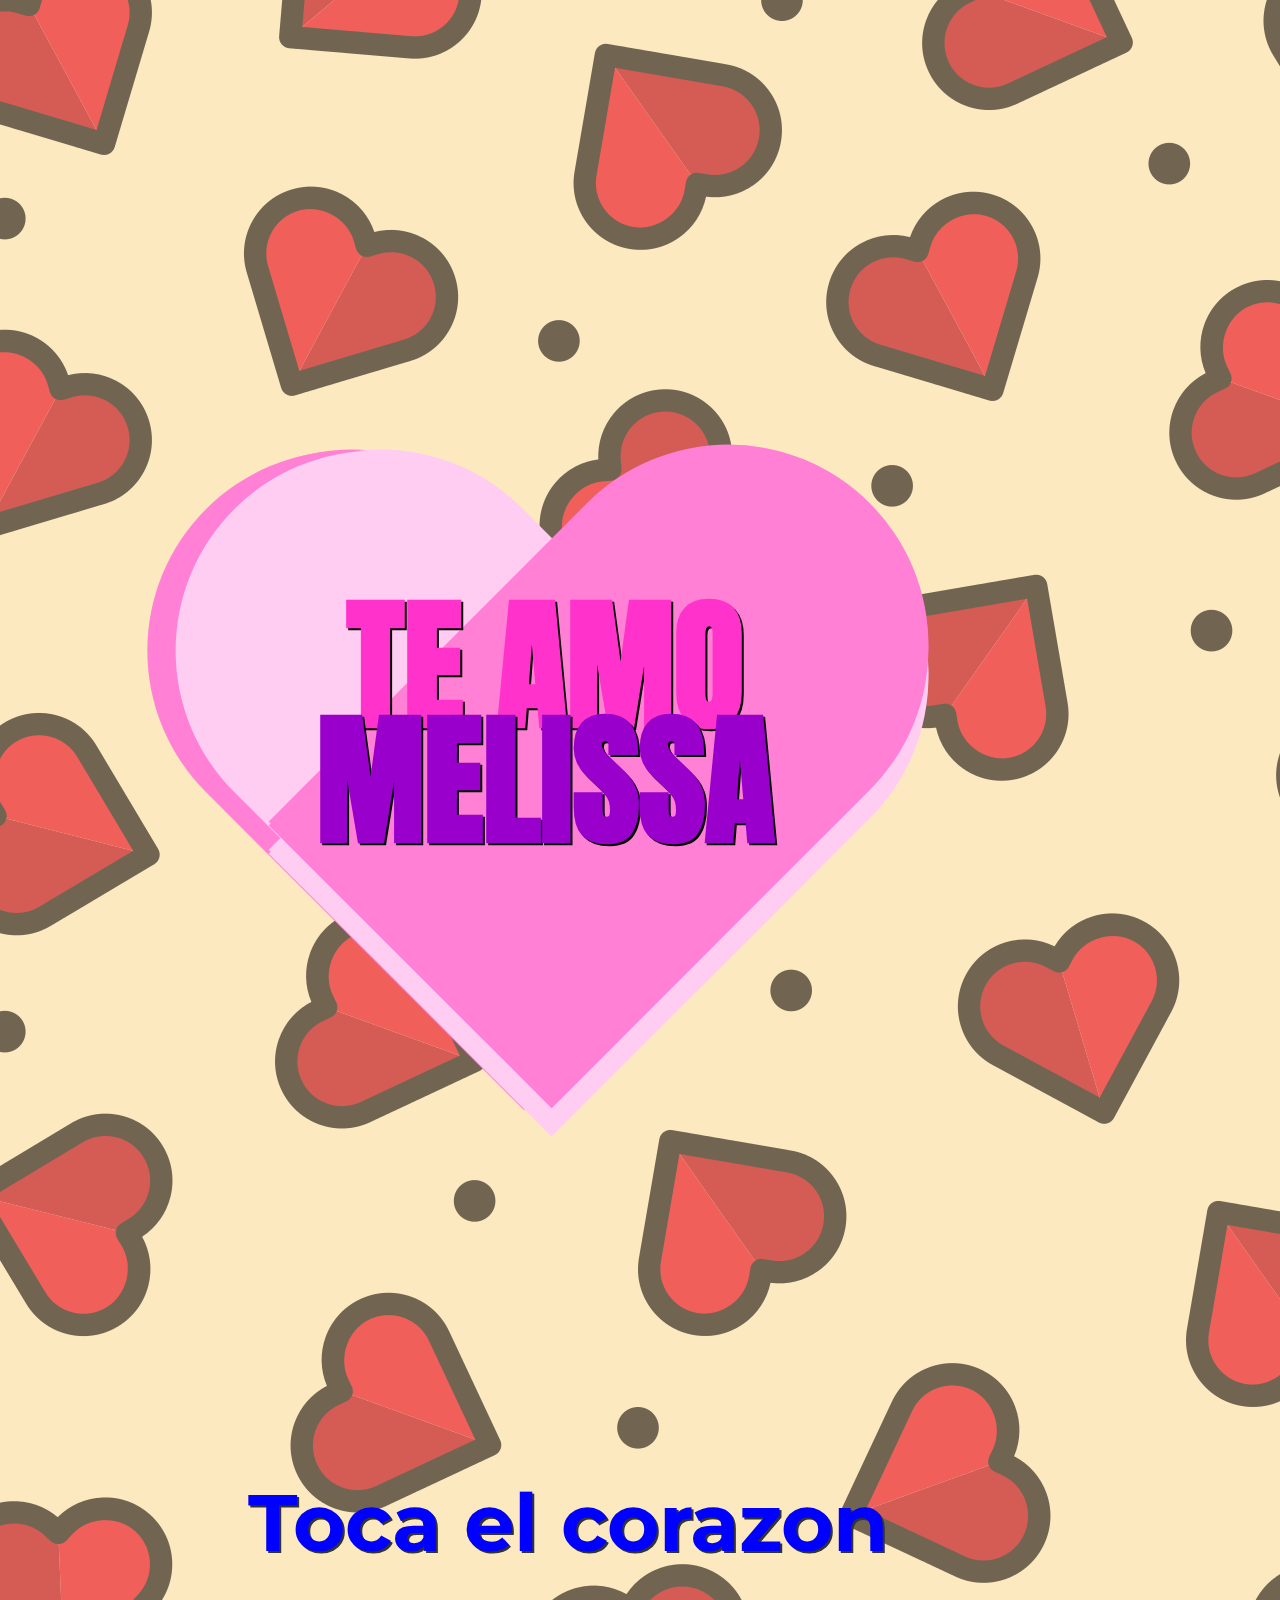
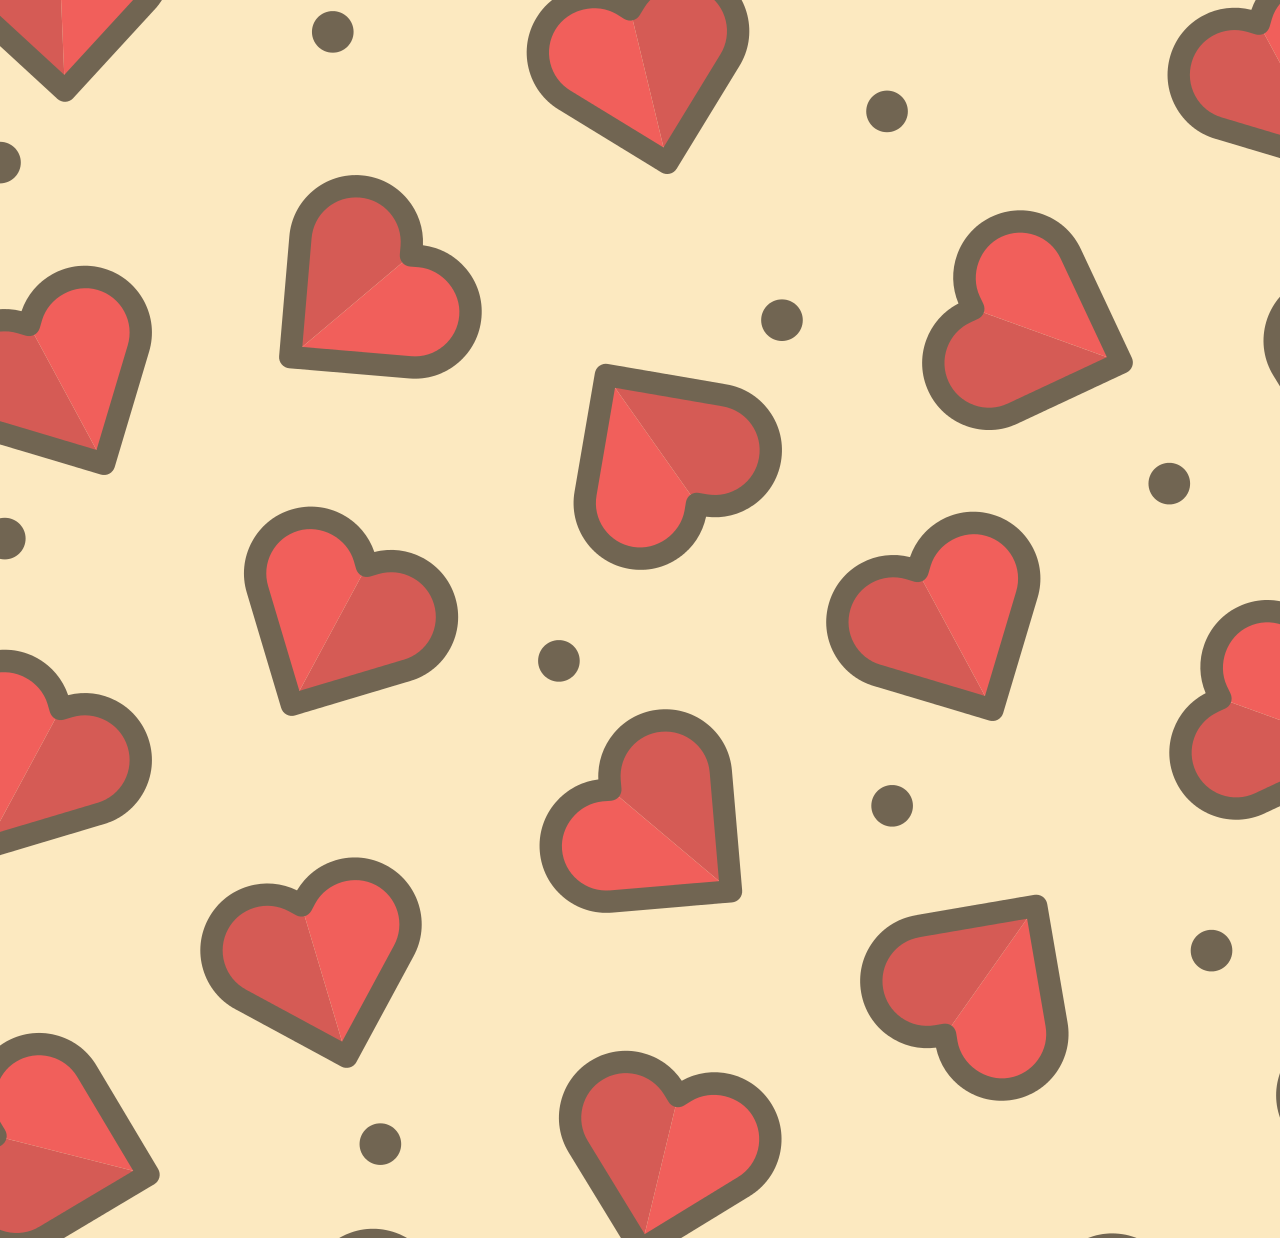
<file: index.html>
<!DOCTYPE html>
<html>
  <head>
    <title>Te Amo Melissa</title>
    <link href="https://fonts.googleapis.com/css2?family=Anton&display=swap" rel="stylesheet">
     <link href="https://fonts.googleapis.com/css2?family=Montserrat:ital,wght@1,300&display=swap" rel="stylesheet"> 
    <link rel="stylesheet" type="text/css" href="./style/style.css">
  </head>
  <body>
    <section>
      <h1 class='love'>
	<a href='./te-amo.html'>
	  TE AMO<br> <span class='Melissa'>MELISSA</span>
	  </a>
      </h1>
    </section>
    <div class="heart1"></div>
    <div class="heart2"></div>
    <div class="beat1"></div>
    <div class="beat2"></div>
    <section><h2 class='touchme'>Toca el corazon</h2></section>
  </body>
</html>
</file>
<file: style/style.css>
hhtml {
    max-width: 720px;
}

body {
    background: url('../images/love.jpg');
    background-position: 0px 0px;

    /* Animation after here */
    
    animation-name: background;
    animation-duration: 150s;
    animation-iteration-count: infinite;
    animation-timing-function: linear;
}

.heart1 {
    height: 650px;
    width: 400px;
    background-color: #ff80d5;
    border-radius: 250px 250px 0px 0px;
    transform: rotate(45deg);
    margin-left: 27em;
    margin-right: 1.5em;
    position: relative;
    top: 25em;
    z-index: -1;
    box-shadow: 20px 20px 0px #ffccf2;
    
    /* Animation after here */

    animation-name: heart1;
    animation-duration: 1s;
    animation-iteration-count: 1;
    animation-timing-function: ease-out;
    
}

.beat1 {
    height: 650px;
    width: 400px;
    background-color: #ff80d5;
    margin-right: 1.5em;
    border-radius: 250px 250px 0px 0px;
    transform: rotate(45deg);
    margin-left: 27em;
    position: relative;
    top: -56em;
    z-index: -1;
    box-shadow: 20px 20px 0px #ffccf2;

    /* Animation after here */
    
    animation-name: beat1;
    animation-duration: 1s;
    animation-iteration-count: infinite;
}


.heart2 {
    height: 650px;
    width: 400px;
    margin-right: 1.5em;
    background-color: #ffccf2;
    border-radius: 0px 0px 250px 250px;
    transform: rotate(135deg);
    margin-left: 21em;
    z-index: -2;
    top: -15.3em;
    left: -4.7em;
    position: relative;
    box-shadow: 20px 20px 0px #ff80d5;
    
    /* Animation after here */

    animation-name: heart2;
    animation-duration: 1s;
    animation-iteration-count: 1;
    animation-timing-function: ease-out;
    
}

.beat2 {
    height: 650px;
    width: 400px;
    background-color: #ffccf2;
    border-radius: 0px 0px 250px 250px;
    transform: rotate(135deg);
    margin-left: 3em;
    margin-right: 1.5em;
    z-index: -2;
    top: -96.5em;
    left: 13em;
    position: relative;
    box-shadow: 20px 20px 0px #ff80d5;

    /* Animation after here */
    
    animation-name: beat2;
    animation-duration: 1s;
    animation-iteration-count: infinite;
}



.love {
    position: absolute;
    text-align: center;
    left: 2.2em;
    top: 3.2em;
    margin-right: 1.5em;
    font-size: 9em;
    font-family: 'Anton', sans-serif;
    color: #ff33cc;
    text-shadow: 2px 2px black;

    /* Animation after here */

    animation-name: love;
    animation-duration: 3s;
    animation-iteration-count: 1;
    animation-timing-function: ease-in;
    
}

.Melissa {
    color: #9900cc;
    z-index: 2;
    position: relative;
    top: -0.7em;
}

.touchme {
    font-family: 'Montserrat', sans-serif;
    position: relative;
    left: 3em;
    top: -15em;
    margin-right: 1.5em;
    font-size: 5em;
    color: blue;
    text-shadow: 2px 2px #333333;
    max-width: 100%;
    
    /* Animation after here */

    animation-name: touch;
    animation-duration: 4s;
    animation-iteration-count: infinite;
    animation-timing-function: linear;
}

a:link {
    color: #ff33cc;
    background-color: transparent;
    text-decoration: none;
}

a:visited {
    color: #ff33cc;
    background-color: transparent;
    text-decoration: none;
}


/* KEYFRAMES AREA */

@keyframes background {
    0% {
	background-position: 0px 0px;
    }

    100% {
	background-position: 10000px 10000px;
    }
}

@keyframes heart1 {
    0% {
	opacity: 0;
	margin-left: 0em;
    }
    100% {
	opacity: 1;
	margin-left: 27em;
    }
}

@keyframes heart2 {
    0% {
	opacity: 0;
	left: 10em;

    }
    100% {
	opacity: 1;
	left: -5em;
	
    } 
}

@keyframes beat1 {
    0% {
	transform: scale(1) rotate(45deg);
	opacity: 0;
    }
    30% {
	transform: scale(1) rotate(45deg);
	opacity: 0;
	}
    60% {
	transform: scale(1) rotate(45deg);
	opacity: 0;
    }
    80% {
	transform: scale(1.1) rotate(45deg);
	opacity: 1;
    }
    100% {
	transform: scale(1) rotate(45deg);
	opacity: 1;
    }
}

@keyframes beat2 {
    0% {
	transform: scale(1) rotate(135deg);
	opacity: 0;
    }
    30% {
	transform: scale(1) rotate(135deg);
	opacity: 0;
	}
    60% {
	transform: scale(1) rotate(135deg);
	opacity: 0;
    }
    80% {
	transform: scale(1.1) rotate(135deg);
	opacity: 1;
    }
    100% {
	transform: scale(1) rotate(135deg);
	opacity: 1;
    }
}

@keyframes love {
    0% {
	opacity: 0;
    }
    100% {
	opacity: 1;
    }
}

@keyframes touch {
    0% {
	color: #99ccff;
	transform: scale(1);

    }
    25% {
	color: #ff6666;
	transform: scale(1.02);

    }
    50% {
	color: white;
	transform: scale(1.1);

    }
    75% {
	color: #ffb3ff;
	transform: scale(1.02);

    }
    100% {
	color: #99ccff;
	transform: scale(1);
    }
}
    
/* END OF THE KEYFRAMES */
</file>
